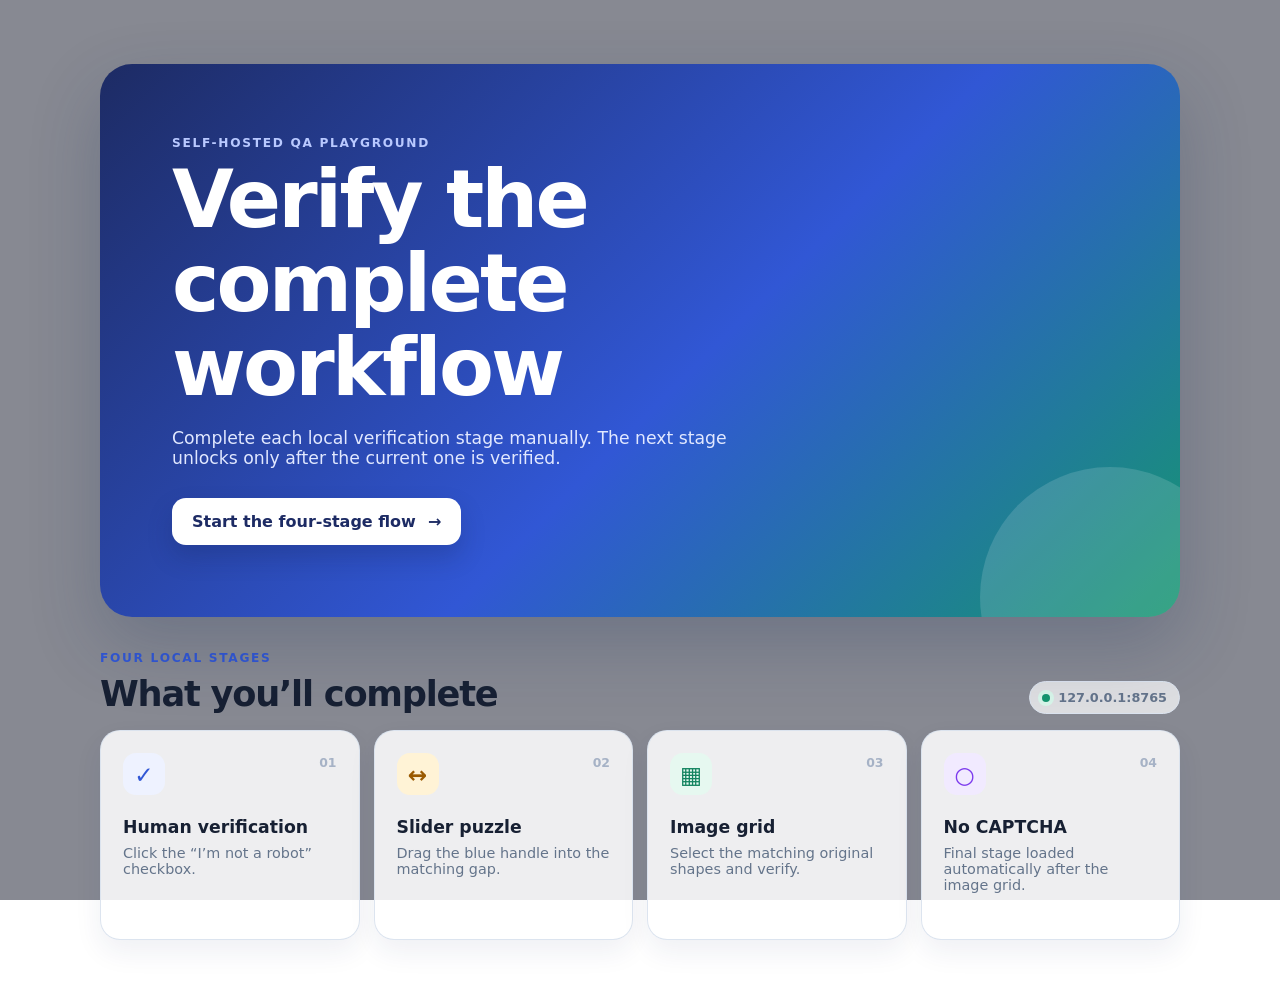
<file: fixtures/index.html>
<!doctype html>
<html lang="en">
<head>
  <meta charset="utf-8">
  <meta name="viewport" content="width=device-width, initial-scale=1">
  <title>CAPTCHA Agent Fixtures</title>
  <link rel="stylesheet" href="css/theme.css?v=landing-flow-1">
  <style>
    :root { color-scheme: light; font: 16px system-ui, sans-serif; }
    body { max-width: 900px; margin: 0 auto; padding: 3rem 1.5rem; color: #172033; background: #f8fafc; }
    h1 { margin-bottom: .4rem; }
    .intro { color: #475569; margin-bottom: 2rem; }
    .grid { display: grid; grid-template-columns: repeat(auto-fit, minmax(220px, 1fr)); gap: 1rem; }
    .card { display: block; padding: 1.25rem; color: inherit; text-decoration: none; background: white; border: 1px solid #dbe3ef; border-radius: 12px; box-shadow: 0 4px 14px #0f172a0d; }
    .card:hover { border-color: #2563eb; transform: translateY(-2px); }
    .card h2 { margin: 0 0 .5rem; font-size: 1.15rem; }
    .card p { margin: 0; color: #64748b; }
    code { background: #e2e8f0; padding: .15rem .3rem; border-radius: 4px; }
  </style>
</head>
<body class="fixture-page landing-page">
  <video class="landing-video" autoplay muted loop playsinline aria-hidden="true"><source src="assets/background.mp4" type="video/mp4"></video>
  <main class="landing-shell" id="landing-shell">
    <section class="landing-hero">
      <p class="eyebrow">Self-hosted QA playground</p>
      <h1>Verify the complete workflow</h1>
      <p class="intro">Complete each local verification stage manually. The next stage unlocks only after the current one is verified.</p>
      <a class="primary-action" href="/workflow.html">Start the four-stage flow <span aria-hidden="true">→</span></a>
    </section>
    <section class="fixture-overview" aria-label="Verification stages">
      <div class="section-heading">
        <div><p class="eyebrow">Four local stages</p><h2>What you’ll complete</h2></div>
        <span class="server-badge"><span></span> 127.0.0.1:8765</span>
      </div>
      <div class="grid">
        <a class="card" href="/checkbox.html"><span class="card-icon">✓</span><span class="card-number">01</span><h3>Human verification</h3><p>Click the “I’m not a robot” checkbox.</p></a>
        <a class="card" href="/slider.html?seed=1"><span class="card-icon">↔</span><span class="card-number">02</span><h3>Slider puzzle</h3><p>Drag the blue handle into the matching gap.</p></a>
        <a class="card" href="/imagegrid.html?seed=1"><span class="card-icon">▦</span><span class="card-number">03</span><h3>Image grid</h3><p>Select the matching original shapes and verify.</p></a>
        <a class="card" href="/none.html"><span class="card-icon">○</span><span class="card-number">04</span><h3>No CAPTCHA</h3><p>Final stage loaded automatically after the image grid.</p></a>
      </div>
    </section>
  </main>
  <section class="embedded-workflow" id="workflow-panel" hidden aria-label="CAPTCHA verification workflow">
    <iframe id="workflow-frame" title="CAPTCHA verification workflow"></iframe>
  </section>
  <script>
    const startFlow = document.querySelector('.primary-action');
    const landingShell = document.querySelector('#landing-shell');
    const workflowPanel = document.querySelector('#workflow-panel');
    const workflowFrame = document.querySelector('#workflow-frame');
    startFlow.addEventListener('click', (event) => {
      event.preventDefault();
      landingShell.hidden = true;
      workflowPanel.hidden = false;
      workflowFrame.src = 'workflow.html?embedded=' + Date.now();
      workflowPanel.scrollIntoView({behavior: 'smooth', block: 'start'});
    });
  </script>
</body>
</html>
</file>
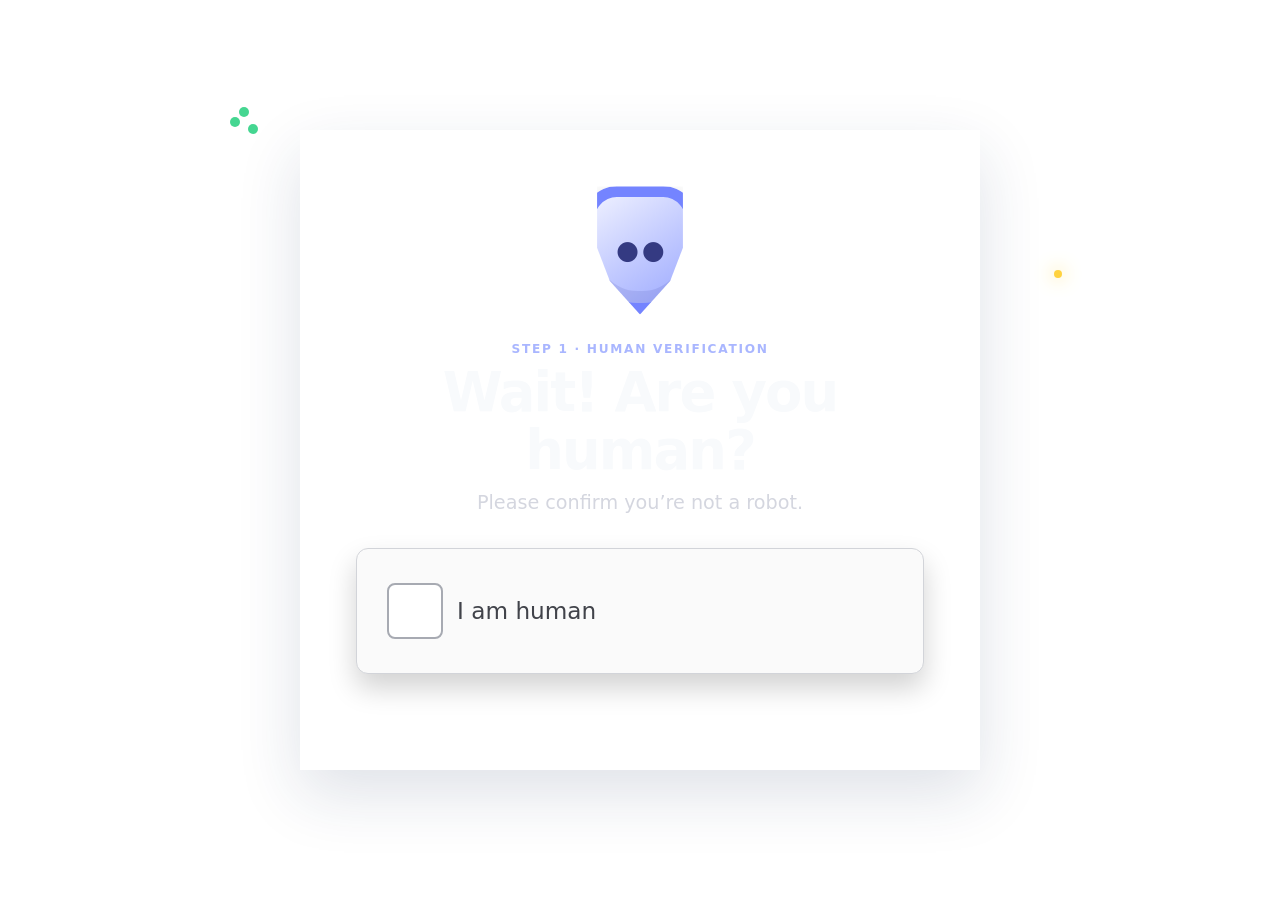
<file: fixtures/checkbox.html>
<!doctype html>
<html lang="en">
<head>
  <meta charset="utf-8">
  <meta name="viewport" content="width=device-width, initial-scale=1">
  <title>Checkbox CAPTCHA Fixture</title>
  <link rel="stylesheet" href="css/theme.css?v=human-ui-2">
  <style>
    body { font: 16px system-ui, sans-serif; margin: 3rem; color: #1f2937; }
    .captcha { width: 310px; padding: 1rem; border: 1px solid #d1d5db; border-radius: 8px; }
    [role="checkbox"] { display: flex; align-items: center; gap: .65rem; cursor: pointer; user-select: none; }
    .box { width: 24px; height: 24px; border: 2px solid #6b7280; border-radius: 4px; display: grid; place-items: center; }
    [aria-checked="true"] .box { color: white; background: #16a34a; border-color: #16a34a; }
    .spinner { width: 16px; height: 16px; border: 3px solid #d1d5db; border-top-color: #2563eb; border-radius: 50%; animation: spin .7s linear infinite; display: none; }
    [aria-busy="true"] .spinner { display: block; }
    [aria-busy="true"] .box { display: none; }
    @keyframes spin { to { transform: rotate(360deg); } }
    #status { min-height: 1.5em; margin-top: 1rem; }
    .verified { color: #15803d; font-weight: 600; }
  </style>
</head>
<body class="fixture-page human-page">
  <video class="fixture-video" autoplay muted loop playsinline aria-hidden="true"><source src="assets/background.mp4" type="video/mp4"></video>
  <main class="fixture-card captcha">
    <div class="human-icon" aria-hidden="true"><span class="shield-mark">●●</span></div>
    <p class="eyebrow">Step 1 · Human verification</p>
    <h1>Wait! Are you human?</h1>
    <p class="lead">Please confirm you’re not a robot.</p>
    <div id="checkbox" role="checkbox" aria-checked="false" aria-busy="false" tabindex="0">
      <span class="box" aria-hidden="true"></span><span class="spinner" aria-hidden="true"></span>
      <span>I am human</span>
    </div>
    <p id="status" aria-live="polite"></p>
  </main>
  <script>
    const checkbox = document.querySelector('#checkbox');
    const status = document.querySelector('#status');
    function verify() {
      if (checkbox.getAttribute('aria-checked') !== 'false' || checkbox.getAttribute('aria-busy') === 'true') return;
      checkbox.setAttribute('aria-busy', 'true');
      status.textContent = 'checking…';
      window.setTimeout(() => {
        checkbox.setAttribute('aria-busy', 'false');
        checkbox.setAttribute('aria-checked', 'true');
        checkbox.querySelector('.box').textContent = '✓';
        status.textContent = 'verified';
        status.className = 'verified';
        window.__captcha_solved = true;
        if (window.parent !== window) {
          window.parent.postMessage({type: 'captcha-solved', stage: 0}, window.location.origin);
        }
      }, 250);
    }
    checkbox.addEventListener('click', verify);
    checkbox.addEventListener('keydown', (event) => {
      if (event.key === ' ' || event.key === 'Enter') { event.preventDefault(); verify(); }
    });
  </script>
</body>
</html>
</file>
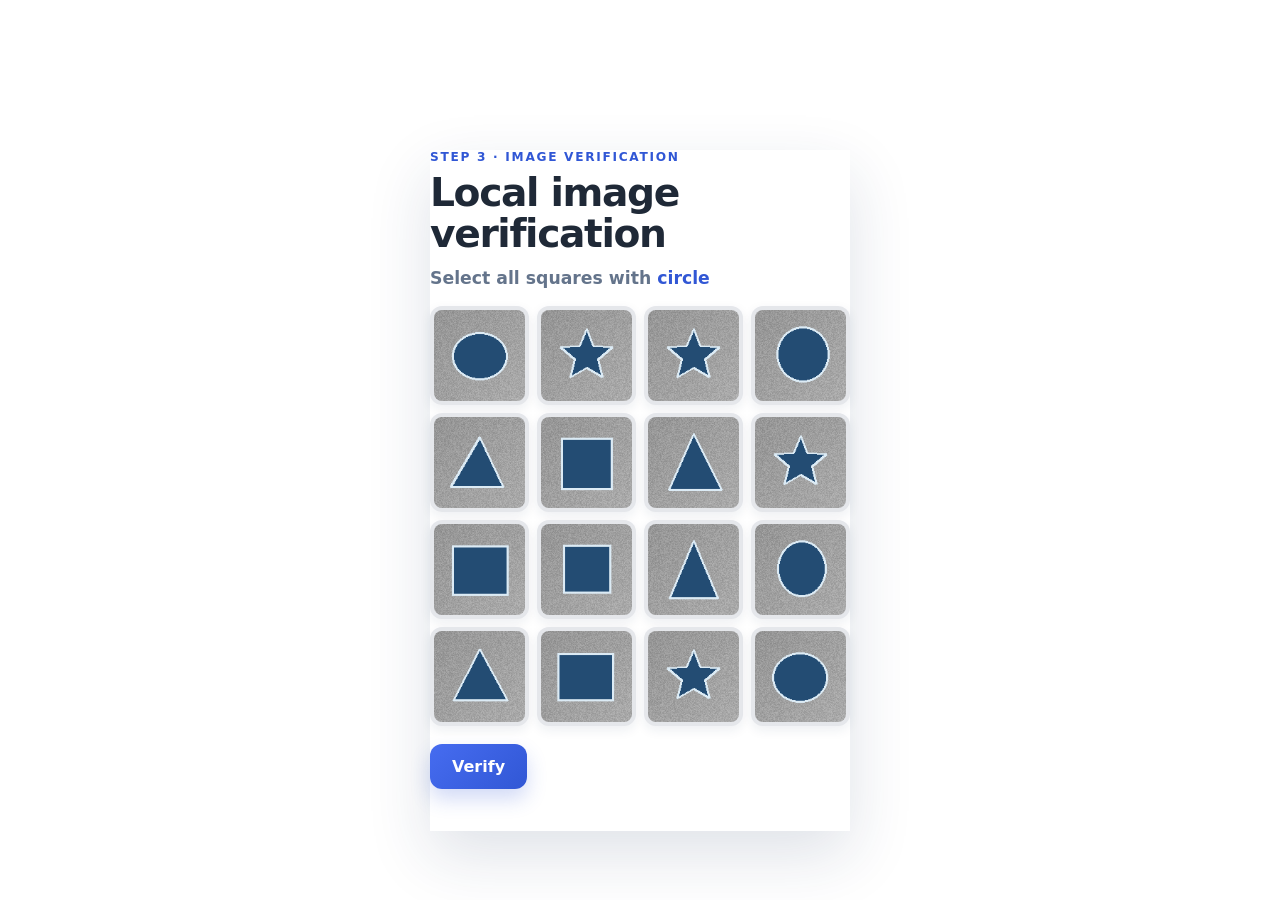
<file: fixtures/imagegrid.html>
<!doctype html>
<html lang="en">
<head>
  <meta charset="utf-8">
  <meta name="viewport" content="width=device-width, initial-scale=1">
  <title>Local Image Grid Fixture</title>
  <link rel="stylesheet" href="css/theme.css?v=grid-scroll-3">
  <style>
    body { font: 16px system-ui, sans-serif; margin: 2rem; color: #1f2937; }
    .challenge { width: min(560px, 100%); padding: 1rem; border: 1px solid #d1d5db; border-radius: 8px; }
    .prompt { font-size: 1.15rem; font-weight: 600; }
    #grid { display: grid; grid-template-columns: repeat(4, 1fr); gap: 4px; margin: 1rem 0; }
    .tile { aspect-ratio: 1; padding: 0; border: 3px solid transparent; background: #e5e7eb; cursor: pointer; }
    .tile:hover, .tile:focus-visible { border-color: #2563eb; outline: none; }
    .tile.selected { border-color: #16a34a; box-shadow: inset 0 0 0 3px white; }
    .tile img { display: block; width: 100%; height: 100%; object-fit: cover; }
    #verify { padding: .65rem 1.25rem; border: 0; border-radius: 6px; color: white; background: #2563eb; cursor: pointer; font-weight: 600; }
    #status { min-height: 1.5em; }
    .verified { color: #15803d; font-weight: 600; }
    .retry { color: #b91c1c; }
  </style>
</head>
<body class="fixture-page imagegrid-page">
  <video class="fixture-video" autoplay muted loop playsinline aria-hidden="true"><source src="assets/background.mp4" type="video/mp4"></video>
  <main class="fixture-card challenge">
    <p class="eyebrow">Step 3 · Image verification</p>
    <h1>Local image verification</h1>
    <p class="prompt">Select all squares with <span id="label"></span></p>
    <div id="grid" aria-label="Image selection grid"></div>
    <button id="verify" type="button">Verify</button>
    <p id="status" aria-live="polite"></p>
  </main>
  <script>
    const labels = ['circle', 'triangle', 'square', 'star'];
    const params = new URLSearchParams(window.location.search);
    const seed = Number(params.get('seed') || 0) || 0;
    const targetLabel = labels[((seed % labels.length) + labels.length) % labels.length];
    const grid = document.querySelector('#grid');
    const label = document.querySelector('#label');
    const status = document.querySelector('#status');
    const verify = document.querySelector('#verify');
    let attempt = 0;
    label.textContent = targetLabel;

    function shuffledTiles() {
      const tiles = Array.from({length: 16}, (_, index) => index);
      let state = Math.abs(seed) + attempt + 1;
      for (let index = tiles.length - 1; index > 0; index -= 1) {
        state = (state * 1664525 + 1013904223) >>> 0;
        const swap = state % (index + 1);
        [tiles[index], tiles[swap]] = [tiles[swap], tiles[index]];
      }
      return tiles;
    }

    function render() {
      grid.replaceChildren();
      for (const tileIndex of shuffledTiles()) {
        const tile = document.createElement('button');
        tile.type = 'button';
        tile.className = 'tile';
        tile.dataset.label = labels[tileIndex % labels.length];
        tile.dataset.tileIndex = String(tileIndex);
        tile.setAttribute('aria-label', `Image tile ${tileIndex + 1}`);
        const image = document.createElement('img');
        image.src = `assets/grid/tile_${String(tileIndex).padStart(2, '0')}.png`;
        image.alt = '';
        tile.append(image);
        tile.addEventListener('click', () => {
          tile.classList.toggle('selected');
          tile.setAttribute('aria-pressed', String(tile.classList.contains('selected')));
        });
        grid.append(tile);
      }
    }

    verify.addEventListener('click', () => {
      const selected = [...grid.querySelectorAll('.tile.selected')].map(tile => tile.dataset.label).sort();
      const expected = [...grid.querySelectorAll('.tile')].map(tile => tile.dataset.label)
        .filter(tileLabel => tileLabel === targetLabel).sort();
      if (JSON.stringify(selected) === JSON.stringify(expected)) {
        status.textContent = 'verified';
        status.className = 'verified';
        window.__captcha_solved = true;
        if (window.parent !== window) {
          window.parent.postMessage({type: 'captcha-solved', stage: 2}, window.location.origin);
        }
      } else {
        status.textContent = 'try again';
        status.className = 'retry';
        attempt += 1;
        render();
      }
    });

    render();
  </script>
</body>
</html>
</file>
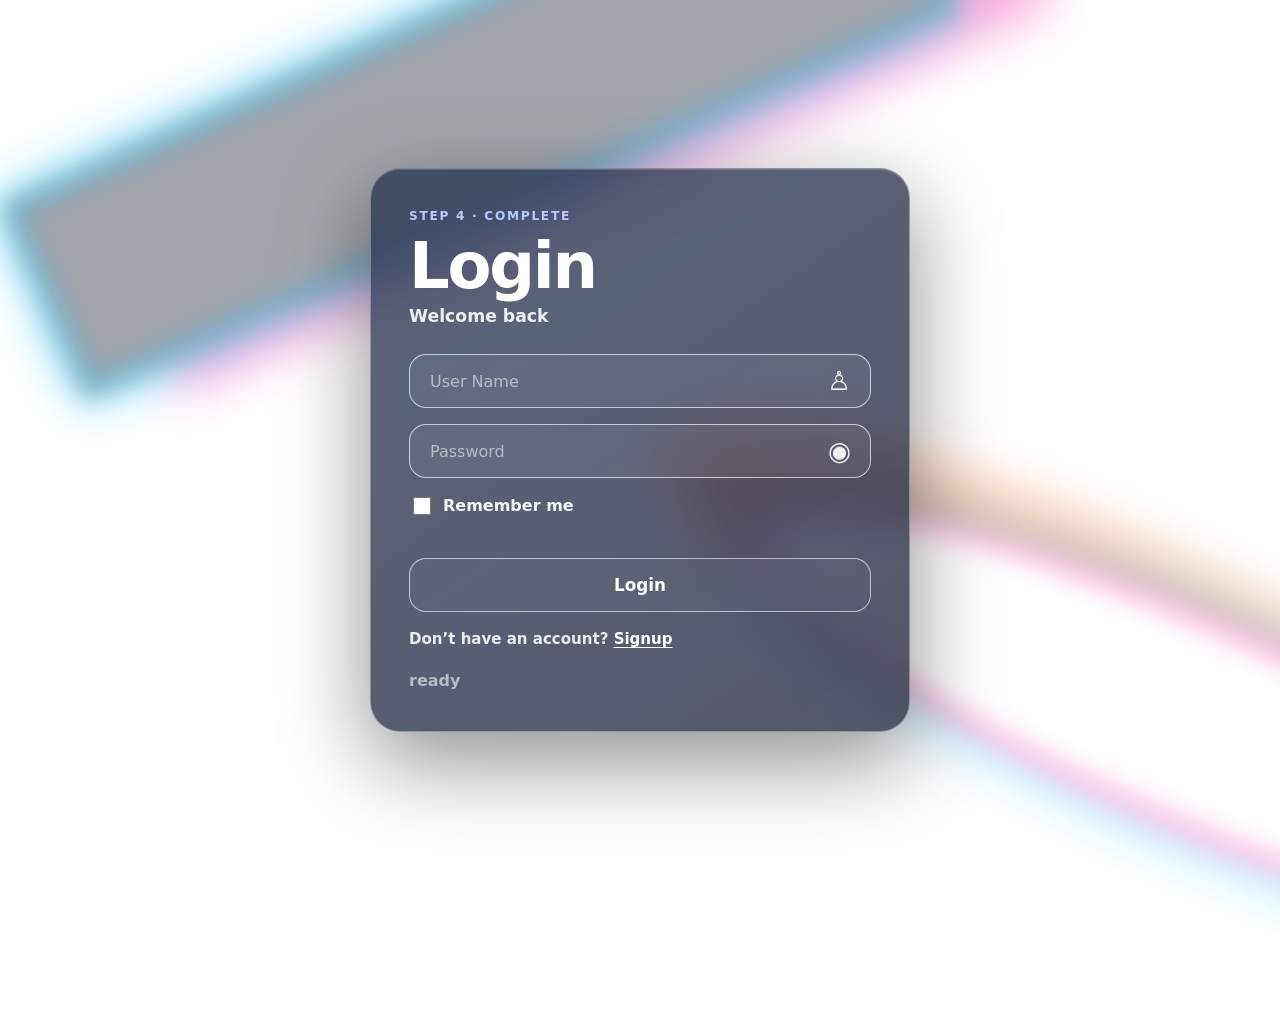
<file: fixtures/none.html>
<!doctype html>
<html lang="en">
<head><meta charset="utf-8"><meta name="viewport" content="width=device-width, initial-scale=1"><title>Normal Login Fixture</title><link rel="stylesheet" href="css/theme.css"></head>
<body class="fixture-page none-page">
  <video class="fixture-video" autoplay muted loop playsinline aria-hidden="true"><source src="assets/background.mp4" type="video/mp4"></video>
  <main class="login-shell">
    <section class="login-card" aria-labelledby="login-title">
      <p class="eyebrow">Step 4 · Complete</p>
      <h1 id="login-title">Login</h1>
      <p class="login-welcome">Welcome back</p>
      <form class="login-form" action="#" method="post">
        <div class="login-field">
          <label for="email">User Name</label>
          <input id="email" name="email" type="email" placeholder="User Name" required>
          <span class="field-icon" aria-hidden="true">♙</span>
        </div>
        <div class="login-field">
          <label for="password">Password</label>
          <input id="password" name="password" type="password" placeholder="Password" required>
          <span class="field-icon" aria-hidden="true">◉</span>
        </div>
        <label class="remember"><input type="checkbox" name="remember"> <span>Remember me</span></label>
        <button type="submit">Login</button>
      </form>
      <p class="signup">Don’t have an account? <a href="#signup">Signup</a></p>
      <p id="status">ready</p>
    </section>
  </main>
</body>
</html>
</file>
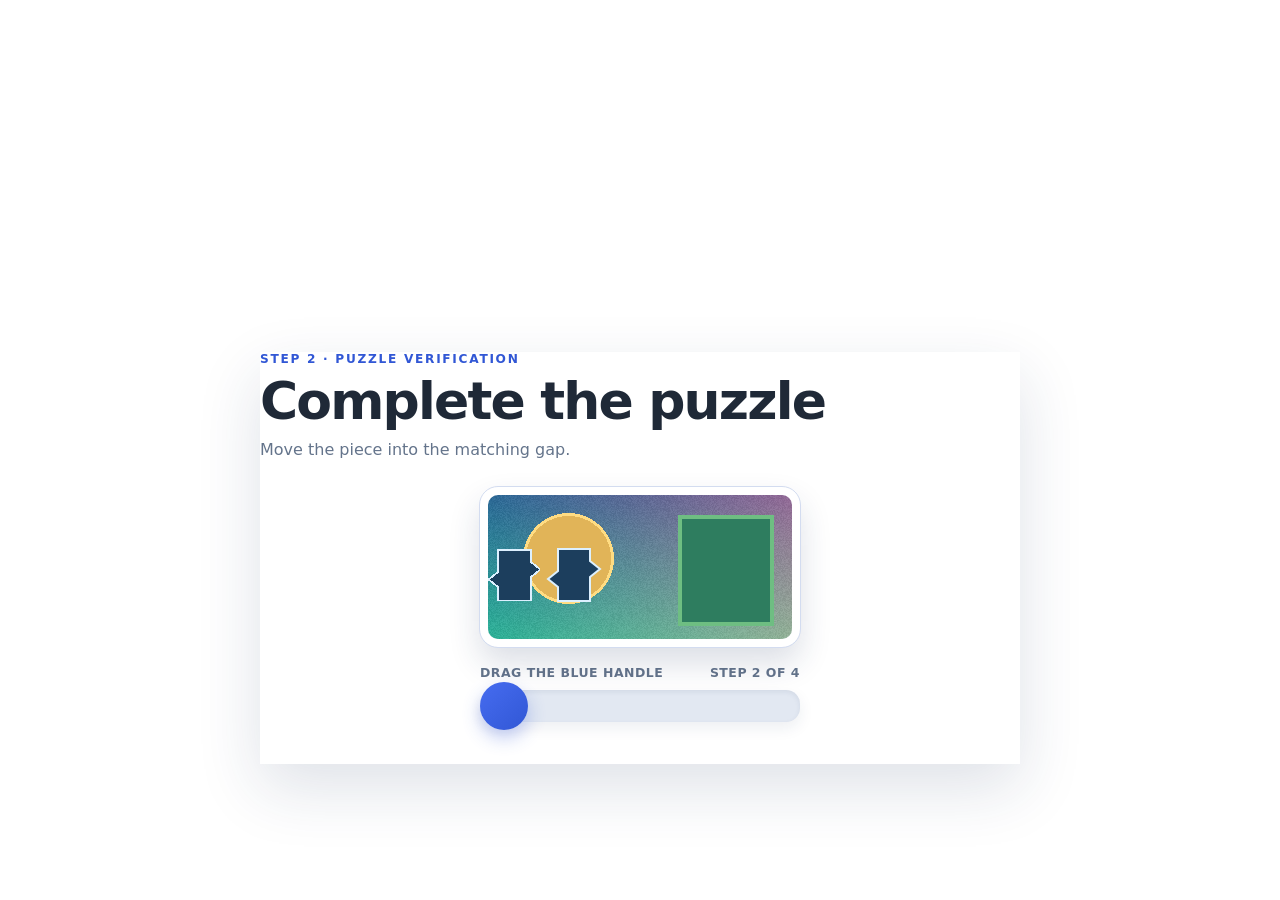
<file: fixtures/slider.html>
<!doctype html>
<html lang="en">
<head>
  <meta charset="utf-8">
  <meta name="viewport" content="width=device-width, initial-scale=1">
  <title>Slider CAPTCHA Fixture</title>
  <link rel="stylesheet" href="css/theme.css">
  <style>
    body { font: 16px system-ui, sans-serif; margin: 3rem; color: #1f2937; }
    .captcha { width: 360px; padding: 1rem; border: 1px solid #d1d5db; border-radius: 8px; }
    #puzzle { position: relative; width: 320px; height: 160px; overflow: hidden; border-radius: 5px; }
    #scene { position: absolute; inset: 0; width: 320px; height: 160px; }
    #piece { position: absolute; left: 0; top: 54px; width: 52px; height: 52px; pointer-events: none; }
    #track { position: relative; height: 28px; margin-top: 18px; background: #e5e7eb; border-radius: 14px; }
    #handle { position: absolute; top: -4px; left: 0; width: 36px; height: 36px; border: 0; border-radius: 50%; background: #2563eb; cursor: grab; touch-action: none; }
    #handle:active { cursor: grabbing; }
    #status { min-height: 1.5em; }
    .verified { color: #15803d; font-weight: 600; }
    .retry { color: #b91c1c; }
  </style>
</head>
<body class="fixture-page slider-page">
  <video class="fixture-video" autoplay muted loop playsinline aria-hidden="true"><source src="assets/background.mp4" type="video/mp4"></video>
  <main class="fixture-card captcha">
    <p class="eyebrow">Step 2 · Puzzle verification</p>
    <h1>Complete the puzzle</h1>
    <p class="lead">Move the piece into the matching gap.</p>
    <div id="slider" data-gap-x="" aria-label="Slider puzzle">
      <div id="puzzle"><canvas id="scene" width="320" height="160"></canvas><img id="piece" alt="Puzzle piece"></div>
      <div class="slider-meta"><span>Drag the blue handle</span><span>Step 2 of 4</span></div>
      <div id="track"><button id="handle" type="button" aria-label="Drag puzzle handle"></button></div>
    </div>
    <p id="status" aria-live="polite"></p>
  </main>
  <script>
    const WIDTH = 320, HEIGHT = 160, PIECE = 52;
    const slider = document.querySelector('#slider');
    const canvas = document.querySelector('#scene');
    const ctx = canvas.getContext('2d');
    const track = document.querySelector('#track');
    const handle = document.querySelector('#handle');
    const piece = document.querySelector('#piece');
    const status = document.querySelector('#status');
    const bg = new Image();
    const seedParam = new URLSearchParams(window.location.search).get('seed');
    const seedValue = Number(seedParam || 0);
    const normalizedSeed = Number.isFinite(seedValue) ? Math.trunc(seedValue) : 0;
    let gapX = 60 + (Math.abs(normalizedSeed) % (240 - 60 + 1));
    let dragging = false;
    let activePointerId = null;
    let currentX = 0;
    // This attribute is intentionally test-only and is not consulted by the interaction logic.
    slider.dataset.gapX = String(gapX);
    function drawGap() {
      ctx.save();
      // Keep the gap's visual signature identical to slider_piece.png so the
      // solver can match edges without reading the hidden test attribute.
      ctx.fillStyle = 'rgb(28, 62, 93)';
      ctx.strokeStyle = 'rgb(220, 240, 255)';
      ctx.lineWidth = 2;
      ctx.beginPath();
      ctx.moveTo(gapX + 10, 54); ctx.lineTo(gapX + 42, 54); ctx.lineTo(gapX + 42, 66);
      ctx.lineTo(gapX + 52, 74); ctx.lineTo(gapX + 42, 82); ctx.lineTo(gapX + 42, 106);
      ctx.lineTo(gapX + 10, 106); ctx.lineTo(gapX + 10, 92); ctx.lineTo(gapX, 84);
      ctx.lineTo(gapX + 10, 76); ctx.closePath(); ctx.fill(); ctx.stroke(); ctx.restore();
    }
    bg.onload = () => { ctx.drawImage(bg, 0, 0, WIDTH, HEIGHT); drawGap(); };
    const assetQuery = seedParam === null ? '' : `?seed=${encodeURIComponent(seedParam)}`;
    piece.src = `assets/slider_piece.png${assetQuery}`;
    bg.src = `assets/slider_bg.png${assetQuery}`;
    function move(clientX) {
      const bounds = track.getBoundingClientRect();
      const max = bounds.width - handle.offsetWidth;
      currentX = Math.max(0, Math.min(max, clientX - bounds.left - handle.offsetWidth / 2));
      handle.style.left = `${currentX}px`;
      piece.style.left = `${currentX * (WIDTH - PIECE) / max}px`;
    }
    handle.addEventListener('mousedown', (event) => { dragging = true; move(event.clientX); });
    window.addEventListener('mousemove', (event) => { if (dragging) move(event.clientX); });
    handle.addEventListener('pointerdown', (event) => {
      event.preventDefault();
      activePointerId = event.pointerId;
      try { handle.setPointerCapture?.(event.pointerId); } catch (error) { /* synthetic events may not have an active pointer */ }
      dragging = true;
      move(event.clientX);
    });
    window.addEventListener('pointermove', (event) => {
      if (dragging && (activePointerId === null || event.pointerId === activePointerId)) move(event.clientX);
    });
    function releasePointer() {
      if (!dragging) return;
      dragging = false;
      activePointerId = null;
      const pieceX = parseFloat(piece.style.left) || 0;
      if (Math.abs(pieceX - gapX) <= 4) {
        piece.style.left = `${gapX}px`; status.textContent = 'verified'; status.className = 'verified'; window.__captcha_solved = true;
        if (window.parent !== window) {
          window.parent.postMessage({type: 'captcha-solved', stage: 1}, window.location.origin);
        }
      } else {
        status.textContent = 'try again'; status.className = 'retry'; currentX = 0; handle.style.left = '0px'; piece.style.left = '0px';
      }
    }
    window.addEventListener('pointerup', releasePointer);
    window.addEventListener('pointercancel', releasePointer);
    window.addEventListener('mouseup', releasePointer);
  </script>
</body>
</html>
</file>
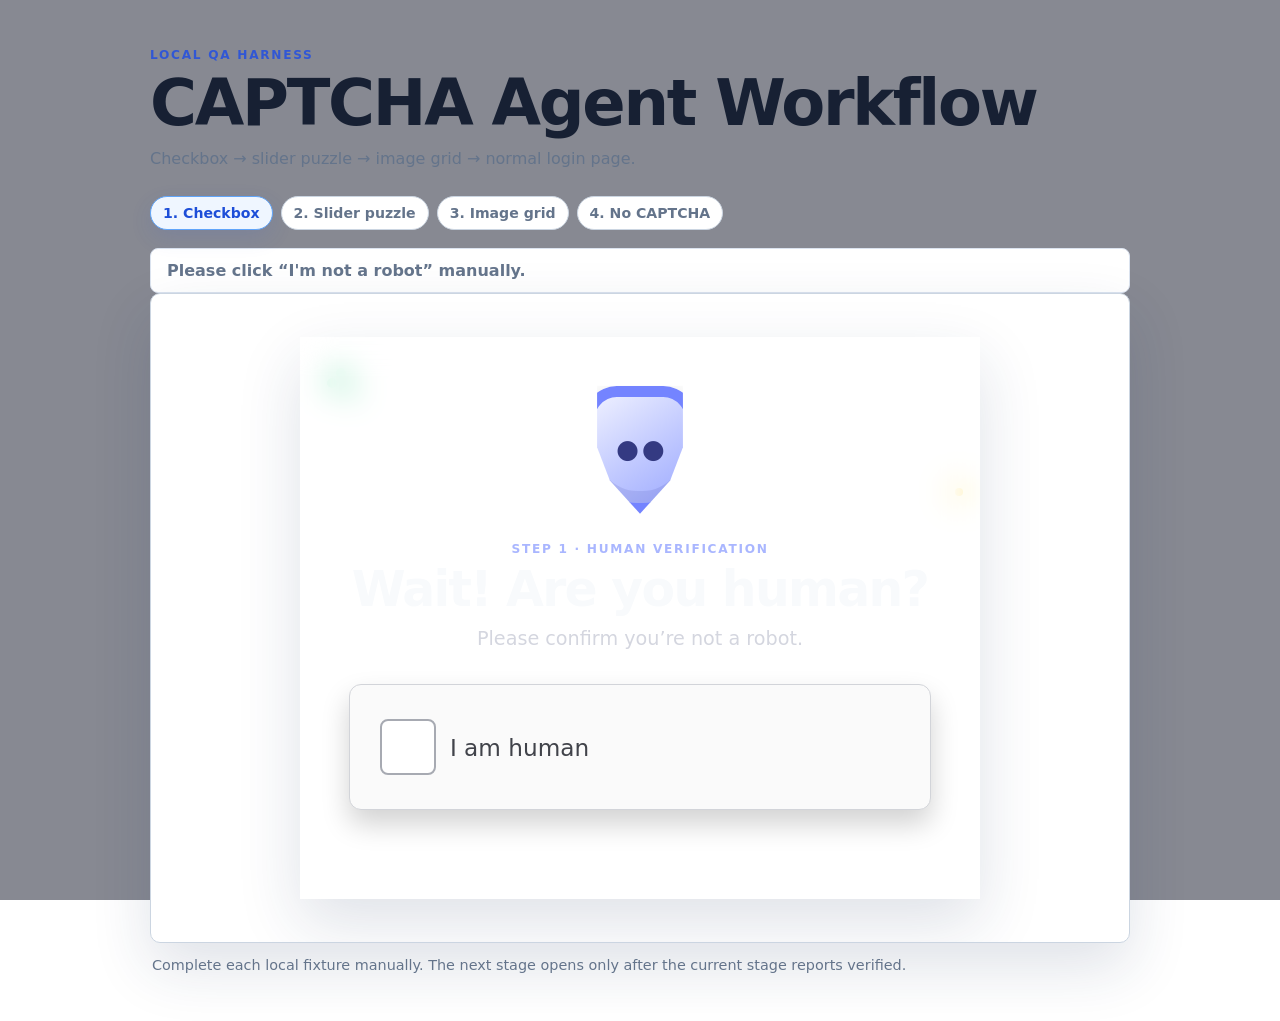
<file: fixtures/workflow.html>
<!doctype html>
<html lang="en">
<head>
  <meta charset="utf-8">
  <meta name="viewport" content="width=device-width, initial-scale=1">
  <title>CAPTCHA Agent Workflow</title>
  <link rel="stylesheet" href="css/theme.css?v=workflow-video-1">
  <style>
    :root { color-scheme: light; font: 16px system-ui, sans-serif; }
    body { max-width: 900px; margin: 0 auto; padding: 2rem 1.5rem; color: #172033; background: #f8fafc; }
    .steps { display: flex; gap: .5rem; flex-wrap: wrap; margin: 1rem 0; }
    .step { padding: .5rem .75rem; border: 1px solid #cbd5e1; border-radius: 999px; background: white; color: #64748b; }
    .step.active { color: #1d4ed8; border-color: #60a5fa; background: #eff6ff; }
    .step.done { color: #15803d; border-color: #86efac; background: #f0fdf4; }
    #status { padding: .75rem 1rem; border-radius: 8px; background: white; border: 1px solid #dbe3ef; }
    #stage { width: 100%; min-height: 390px; border: 1px solid #cbd5e1; border-radius: 10px; background: white; }
    .note { color: #64748b; font-size: .9rem; }
  </style>
</head>
<body class="fixture-page workflow-page">
  <video class="workflow-video" autoplay muted loop playsinline aria-hidden="true"><source src="assets/background.mp4" type="video/mp4"></video>
  <main class="workflow-shell">
  <header class="workflow-header">
  <p class="eyebrow">Local QA harness</p>
  <h1>CAPTCHA Agent Workflow</h1>
  <p class="lead">Checkbox → slider puzzle → image grid → normal login page.</p>
  </header>
  <div class="steps" aria-label="Workflow progress">
    <span class="step active" data-step="0">1. Checkbox</span>
    <span class="step" data-step="1">2. Slider puzzle</span>
    <span class="step" data-step="2">3. Image grid</span>
    <span class="step" data-step="3">4. No CAPTCHA</span>
  </div>
  <p id="status" class="workflow-status" aria-live="polite">Please complete the checkbox manually.</p>
  <iframe id="stage" title="Current workflow stage"></iframe>
  <p class="note">Complete each local fixture manually. The next stage opens only after the current stage reports verified.</p>
  </main>
  <script>
    const stages = ['checkbox.html?workflow=' + Date.now(), 'slider.html?workflow=' + Date.now(), 'imagegrid.html?seed=1&ui=grid-scroll-3', 'none.html?workflow=' + Date.now()];
    const frame = document.querySelector('#stage');
    const status = document.querySelector('#status');
    const pills = [...document.querySelectorAll('.step')];
    let index = 0;
    let advanced = false;

    window.addEventListener('message', (event) => {
      if (event.origin === window.location.origin && event.data?.type === 'captcha-solved') {
        if (index === event.data.stage && !advanced) next();
      }
    });

    function markStep(doneIndex) {
      pills.forEach((pill, pillIndex) => {
        pill.classList.toggle('done', pillIndex < doneIndex);
        pill.classList.toggle('active', pillIndex === doneIndex);
      });
    }

    function next() {
      if (advanced) return;
      advanced = true;
      if (index < stages.length - 1) {
        index += 1;
        markStep(index);
        frame.src = stages[index];
        status.textContent = index === 3
          ? 'All local checks verified. No CAPTCHA is present on the final page.'
          : 'Verification complete. Loading the next local challenge…';
      } else {
        status.textContent = 'Workflow complete.';
      }
    }

    function waitFor(check, onSuccess, attempts = 100) {
      if (check()) return onSuccess();
      if (attempts > 0) setTimeout(() => waitFor(check, onSuccess, attempts - 1), 50);
    }

    function stageSolved() {
      try {
        return frame.contentWindow.__captcha_solved === true ||
          frame.contentDocument?.querySelector('#status')?.textContent.trim() === 'verified';
      } catch (error) {
        return false;
      }
    }

    frame.addEventListener('load', () => {
      advanced = false;
      if (index === 0) {
        status.textContent = 'Please click “I\'m not a robot” manually.';
        waitFor(stageSolved,
          () => { status.textContent = 'Checkbox verified. Loading slider puzzle…'; setTimeout(next, 150); });
      } else if (index === 1) {
        status.textContent = 'Please drag the puzzle piece into the gap manually.';
        waitFor(stageSolved,
          () => { status.textContent = 'Slider verified. Loading image grid…'; setTimeout(next, 150); });
      } else if (index === 2) {
        status.textContent = 'Select the matching shapes, then verify the image grid manually.';
        waitFor(stageSolved,
          () => { status.textContent = 'Image grid verified. Loading final page…'; setTimeout(next, 150); });
      } else {
        status.textContent = 'All CAPTCHA stages verified. No CAPTCHA is present on the final page.';
      }
    });
    frame.src = stages[0];
  </script>
</body>
</html>
</file>
<file: fixtures/css/theme.css>
:root {
  color-scheme: light;
  --ink: #172033;
  --muted: #64748b;
  --line: #dbe3ef;
  --surface: rgba(255, 255, 255, .94);
  --primary: #3157d5;
  --primary-dark: #203da3;
  --success: #15966f;
  --shadow: 0 24px 60px rgba(31, 49, 93, .14);
  font: 16px/1.5 Inter, ui-sans-serif, system-ui, -apple-system, BlinkMacSystemFont, "Segoe UI", sans-serif;
}

* { box-sizing: border-box; }

body {
  min-height: 100vh;
  margin: 0;
  color: var(--ink);
  background:
    radial-gradient(circle at 10% 10%, rgba(116, 146, 255, .24), transparent 34%),
    radial-gradient(circle at 90% 90%, rgba(100, 213, 190, .2), transparent 32%),
    #f4f7fc;
}

button, input { font: inherit; }
button { -webkit-tap-highlight-color: transparent; }

.fixture-page {
  display: grid;
  min-height: 100vh;
  margin: 0 !important;
  place-items: center;
  padding: 28px;
}

.fixture-card {
  width: min(100%, 680px);
  padding: clamp(24px, 5vw, 48px);
  border: 1px solid rgba(255, 255, 255, .9);
  border-radius: 28px;
  background: var(--surface);
  box-shadow: var(--shadow);
  backdrop-filter: blur(16px);
}

.eyebrow {
  margin: 0 0 8px;
  color: var(--primary);
  font-size: .76rem;
  font-weight: 800;
  letter-spacing: .14em;
  text-transform: uppercase;
}

h1, h2 { margin: 0; letter-spacing: -.035em; }
h1 { font-size: clamp(2rem, 5vw, 3.25rem); line-height: 1.05; }
h2 { font-size: 1.5rem; }
.lead { margin: 12px 0 28px; color: var(--muted); }

#status {
  min-height: 1.5em;
  margin: 18px 0 0;
  color: var(--muted);
  font-weight: 650;
}

.verified { color: var(--success) !important; }
.retry { color: #c2415d !important; }

/* Workflow shell */
.workflow-page { max-width: none !important; padding: clamp(18px, 4vw, 48px); }
.workflow-page { position: relative; isolation: isolate; overflow-x: hidden; background: transparent !important; }
.workflow-video { position: fixed; z-index: 0; inset: 0; width: 100%; height: 100%; object-fit: cover; pointer-events: none; }
.workflow-page::before { position: fixed; z-index: 1; inset: 0; background: rgba(5, 10, 28, .48); content: ''; pointer-events: none; }
.workflow-shell { position: relative; z-index: 2; width: min(100%, 980px); }
.workflow-header { margin-bottom: 22px; }
.workflow-header h1 { font-size: clamp(2.1rem, 5vw, 4rem); }
.steps { display: grid; grid-template-columns: repeat(4, 1fr); gap: 10px; margin: 24px 0 14px; }
.step {
  padding: 12px 14px;
  border: 1px solid var(--line);
  border-radius: 14px;
  background: rgba(255, 255, 255, .74);
  color: var(--muted);
  font-size: .88rem;
  font-weight: 750;
  text-align: center;
  transition: .2s ease;
}
.step.active { color: var(--primary); border-color: #8fa5ff; background: #eef2ff; box-shadow: 0 8px 22px rgba(49, 87, 213, .12); }
.step.done { color: var(--success); border-color: #8dd9bf; background: #eafaf4; }
.workflow-status { padding: 14px 18px; border: 1px solid var(--line); border-radius: 14px; background: rgba(255, 255, 255, .86); }
#stage { display: block; width: 100%; min-height: 570px; border: 1px solid var(--line); border-radius: 22px; background: rgba(255, 255, 255, .72); box-shadow: var(--shadow); }
.workflow-page #stage { height: 650px; min-height: 650px; }
.note { margin: 14px 2px 0; color: var(--muted); font-size: .9rem; }

/* Landing page */
.landing-page { position: relative; isolation: isolate; overflow-x: hidden; width: 100%; max-width: none !important; margin: 0 !important; padding: clamp(20px, 5vw, 64px); background: transparent !important; }
.landing-video { position: fixed; z-index: 0; inset: 0; width: 100%; height: 100%; object-fit: cover; pointer-events: none; }
.landing-page::before { position: fixed; z-index: 1; inset: 0; background: rgba(5, 10, 28, .48); content: ''; pointer-events: none; }
.landing-shell { position: relative; z-index: 2; justify-self: center; width: min(100%, 1080px); margin-inline: auto; }
.embedded-workflow { position: relative; z-index: 2; width: 100%; min-height: 820px; }
.embedded-workflow[hidden] { display: none; }
#workflow-frame { display: block; width: 100%; height: 900px; border: 0; border-radius: 22px; background: transparent; }
.landing-hero { position: relative; overflow: hidden; padding: clamp(30px, 6vw, 72px); border-radius: 32px; color: white; background: linear-gradient(135deg, #1d2b64, #3157d5 55%, #15966f); box-shadow: 0 28px 70px rgba(31,49,93,.24); }
.landing-hero::after { position: absolute; width: 260px; height: 260px; right: -60px; bottom: -110px; border-radius: 50%; background: rgba(255,255,255,.14); content: ''; }
.landing-hero .eyebrow { color: #b9c9ff; }
.landing-hero h1 { max-width: 680px; font-size: clamp(2.4rem, 7vw, 5rem); }
.landing-hero .intro { max-width: 600px; margin: 18px 0 30px; color: #e1e8ff; font-size: 1.08rem; }
.primary-action { position: relative; z-index: 1; display: inline-flex; align-items: center; gap: 12px; padding: 14px 20px; border-radius: 14px; color: #1d2b64; background: white; font-weight: 850; text-decoration: none; box-shadow: 0 12px 24px rgba(18,32,78,.22); transition: transform .2s ease, box-shadow .2s ease; }
.primary-action:hover { transform: translateY(-2px); box-shadow: 0 16px 30px rgba(18,32,78,.3); }
.fixture-overview { width: 100%; margin: 34px auto 0; }
.section-heading { display: flex; align-items: end; justify-content: space-between; gap: 16px; margin-bottom: 16px; }
.section-heading h2 { font-size: clamp(1.5rem, 3vw, 2.2rem); }
.server-badge { display: inline-flex; align-items: center; gap: 8px; padding: 8px 12px; border: 1px solid var(--line); border-radius: 999px; color: var(--muted); background: rgba(255,255,255,.72); font-size: .8rem; font-weight: 750; }
.server-badge span { width: 8px; height: 8px; border-radius: 50%; background: var(--success); box-shadow: 0 0 0 4px #d7f5e9; }
.landing-page .grid { display: grid; grid-template-columns: repeat(4, 1fr); gap: 14px; }
.landing-page .card { position: relative; min-height: 210px; padding: 22px; border: 1px solid rgba(219,227,239,.95); border-radius: 20px; color: inherit; background: rgba(255,255,255,.86); box-shadow: 0 12px 28px rgba(31,49,93,.07); text-decoration: none; transition: transform .2s ease, border-color .2s ease, box-shadow .2s ease; }
.landing-page .card:hover { transform: translateY(-5px); border-color: #9aabf8; box-shadow: 0 18px 34px rgba(49,87,213,.15); }
.card-icon { display: grid; width: 42px; height: 42px; place-items: center; margin-bottom: 22px; border-radius: 13px; color: var(--primary); background: #eef2ff; font-size: 1.45rem; font-weight: 900; }
.landing-page .card:nth-child(2) .card-icon { color: #9a5a00; background: #fff3d6; }
.landing-page .card:nth-child(3) .card-icon { color: #12835f; background: #e6f8f0; }
.landing-page .card:nth-child(4) .card-icon { color: #7c3aed; background: #f1eaff; }
.card-number { position: absolute; top: 24px; right: 22px; color: #a6b2c6; font-size: .78rem; font-weight: 850; }
.landing-page .card h3 { margin: 0 0 8px; font-size: 1.08rem; }
.landing-page .card p { margin: 0; color: var(--muted); font-size: .9rem; }

/* Checkbox */
.captcha { width: min(100%, 680px) !important; padding: 0 !important; border: 0 !important; border-radius: 0 !important; background: transparent; }
#checkbox {
  display: flex;
  align-items: center;
  gap: 14px;
  width: 100%;
  min-height: 84px;
  padding: 18px 20px;
  border: 1px solid var(--line);
  border-radius: 18px;
  background: #fff;
  cursor: pointer;
  user-select: none;
  box-shadow: 0 10px 28px rgba(31, 49, 93, .08);
  transition: transform .2s ease, border-color .2s ease, box-shadow .2s ease;
}
#checkbox:hover, #checkbox:focus-visible { border-color: #8fa5ff; box-shadow: 0 14px 34px rgba(49, 87, 213, .16); transform: translateY(-2px); outline: none; }
#checkbox > span:last-child { font-size: 1.1rem; font-weight: 750; }
.box { width: 32px !important; height: 32px !important; border: 2px solid #a8b5c9 !important; border-radius: 10px !important; }
[aria-checked="true"] .box { color: white; background: var(--success) !important; border-color: var(--success) !important; }
.spinner { width: 24px !important; height: 24px !important; }

/* Slider */
.slider-page .captcha { width: min(100%, 760px) !important; }
.slider-page #puzzle { width: 320px !important; height: 160px !important; margin-inline: auto; border: 8px solid #fff; outline: 1px solid #d3dcf0; border-radius: 18px; background: #e8edf6; box-shadow: 0 16px 32px rgba(31,49,93,.16), inset 0 0 0 1px rgba(255,255,255,.45); }
.slider-page #scene { width: 320px !important; height: 160px !important; }
.slider-page #piece { top: 54px !important; width: 52px !important; height: 52px !important; }
.slider-page .slider-meta { display: flex; justify-content: space-between; width: 320px; margin: 18px auto 10px; color: var(--muted); font-size: .78rem; font-weight: 800; letter-spacing: .04em; text-transform: uppercase; }
.slider-page #track { width: 320px !important; height: 32px !important; margin: 0 auto !important; background: #e2e8f2 !important; box-shadow: inset 0 2px 5px rgba(31,49,93,.08), 0 6px 15px rgba(31,49,93,.08); }
.slider-page #handle { top: -8px !important; width: 48px !important; height: 48px !important; background: linear-gradient(135deg, #466cf0, var(--primary)) !important; box-shadow: 0 8px 18px rgba(49, 87, 213, .3); }
.slider-page #status { text-align: center; }

/* Image grid */
.challenge { width: min(100%, 680px) !important; padding: 0 !important; border: 0 !important; border-radius: 0 !important; background: transparent; }
.imagegrid-page .challenge { width: min(100%, 420px) !important; }
.imagegrid-page h1 { font-size: clamp(1.8rem, 5vw, 2.45rem); }
.prompt { margin: 14px 0 18px; color: var(--muted); font-size: 1.08rem !important; font-weight: 650 !important; }
#label { color: var(--primary); font-weight: 850; }
#grid { gap: 8px !important; margin: 0 0 18px !important; }
.tile { border: 4px solid transparent !important; border-radius: 12px; overflow: hidden; box-shadow: 0 4px 12px rgba(31,49,93,.08); transition: transform .18s ease, border-color .18s ease; }
.tile:hover, .tile:focus-visible { border-color: #91a7ff !important; transform: translateY(-2px); }
.tile.selected { border-color: var(--success) !important; box-shadow: 0 0 0 3px #fff, 0 8px 18px rgba(21,150,111,.2); }
#verify, main button[type="submit"] { padding: 13px 22px !important; border: 0 !important; border-radius: 12px !important; color: white !important; background: linear-gradient(135deg, #466cf0, var(--primary)) !important; cursor: pointer; font-weight: 800; box-shadow: 0 10px 20px rgba(49, 87, 213, .22); transition: transform .2s ease, box-shadow .2s ease; }
#verify:hover, main button[type="submit"]:hover { background: linear-gradient(135deg, #5879f4, var(--primary-dark)) !important; transform: translateY(-2px); box-shadow: 0 14px 25px rgba(49, 87, 213, .28); }

/* No-CAPTCHA page */
.login-form { display: grid; gap: 10px; margin-top: 24px; }
.login-form input { width: 100%; padding: 13px 14px; border: 1px solid var(--line); border-radius: 12px; background: #fff; }
.login-form input:focus { border-color: #8fa5ff; outline: 3px solid #e5eaff; }

/* No-CAPTCHA login */
.none-page {
  position: relative;
  overflow: hidden;
  padding: clamp(24px, 5vw, 64px);
  background:
    radial-gradient(ellipse at 12% 18%, rgba(18, 190, 255, .78), transparent 25%),
    radial-gradient(ellipse at 88% 20%, rgba(95, 49, 211, .7), transparent 27%),
    radial-gradient(ellipse at 68% 88%, rgba(255, 74, 148, .62), transparent 26%),
    linear-gradient(135deg, #030b1e 0%, #10132f 48%, #050713 100%);
}
.none-page { padding: 20px; }
.none-page::before,
.none-page::after { position: absolute; width: 72vw; height: 180px; border: 18px solid rgba(24, 194, 255, .35); border-radius: 50%; filter: blur(12px); content: ''; transform: rotate(-24deg); pointer-events: none; }
.none-page::before { top: 10%; left: -26%; box-shadow: 0 0 45px rgba(24, 194, 255, .68), 90px 30px 40px rgba(255, 77, 177, .48); }
.none-page::after { right: -30%; bottom: 8%; border-color: rgba(255, 72, 174, .38); box-shadow: 0 0 55px rgba(24, 194, 255, .55), -100px -35px 45px rgba(255, 125, 50, .42); transform: rotate(24deg); }
.login-shell { position: relative; z-index: 1; width: min(100%, 540px); }
.login-card { padding: clamp(24px, 4vw, 38px); border: 1px solid rgba(255,255,255,.34); border-radius: 30px; color: white; background: linear-gradient(145deg, rgba(30, 43, 75, .72), rgba(11, 16, 39, .7)); box-shadow: 0 28px 90px rgba(0,0,0,.45), inset 0 1px 0 rgba(255,255,255,.15); backdrop-filter: blur(22px); }
.login-card .eyebrow { color: #b9c9ff; }
.login-card h1 { font-size: clamp(2.8rem, 8vw, 4rem); }
.login-welcome { margin: 4px 0 24px; color: rgba(255,255,255,.9); font-size: 1.08rem; font-weight: 600; }
.none-page .login-form { gap: 16px; margin-top: 0; }
.login-field { position: relative; }
.login-field label { position: absolute; width: 1px; height: 1px; overflow: hidden; clip: rect(0,0,0,0); white-space: nowrap; }
.none-page .login-field input { height: 54px; padding: 0 58px 0 20px; border: 1px solid rgba(255,255,255,.68); border-radius: 17px; color: white; background: rgba(255,255,255,.06); font-size: 1rem; }
.none-page .login-field input::placeholder { color: rgba(255,255,255,.55); }
.none-page .login-field input:focus { border-color: white; outline: 3px solid rgba(131,174,255,.3); background: rgba(255,255,255,.12); }
.field-icon { position: absolute; top: 50%; right: 20px; color: rgba(255,255,255,.9); font-size: 1.65rem; line-height: 1; pointer-events: none; transform: translateY(-50%); }
.remember { display: inline-flex; align-items: center; gap: 9px; color: rgba(255,255,255,.94); font-size: 1rem; font-weight: 700; cursor: pointer; }
.remember input { width: 18px; height: 18px; accent-color: #7196ff; }
.none-page .login-form button { width: 100%; min-height: 54px; margin-top: 24px; border: 1px solid rgba(255,255,255,.62) !important; border-radius: 17px !important; color: white !important; background: rgba(255,255,255,.03) !important; box-shadow: none !important; font-size: 1.05rem; }
.none-page .login-form button:hover { border-color: white !important; background: rgba(255,255,255,.14) !important; box-shadow: 0 12px 30px rgba(73,115,255,.2) !important; }
.signup { margin: 16px 0 0; color: rgba(255,255,255,.88); font-size: .94rem; font-weight: 650; }
.signup a { color: white; font-weight: 850; text-decoration: underline; text-underline-offset: 3px; }
.none-page #status { color: rgba(255,255,255,.58); }

/* Shared local video backdrop for each fixture stage */
.human-page,
.slider-page,
.imagegrid-page,
.none-page { position: relative; isolation: isolate; overflow: hidden; background: transparent !important; }
.imagegrid-page { overflow-x: hidden; overflow-y: auto; }
.imagegrid-page .fixture-video { position: fixed; }
.fixture-video { position: absolute; z-index: 0; inset: 0; width: 100%; height: 100%; object-fit: cover; pointer-events: none; }
.human-page::before,
.slider-page::before,
.imagegrid-page::before,
.none-page::before { z-index: 1; inset: 0; border-radius: 0; background: rgba(5, 10, 28, .36); content: ''; pointer-events: none; }
.human-page > main,
.slider-page > main,
.imagegrid-page > main,
.none-page > main { position: relative; z-index: 2; }

/* Human verification */
.human-page {
  position: relative;
  overflow: hidden;
  padding: 24px;
  color: #f8fafc;
  background:
    radial-gradient(circle at 50% 32%, rgba(89, 100, 151, .26), transparent 28%),
    linear-gradient(145deg, #282b35, #393c46 58%, #292c35);
}
.human-page::before,
.human-page::after { position: absolute; border-radius: 50%; content: ''; pointer-events: none; }
.human-page::before { top: 13%; left: 18%; width: 10px; height: 10px; background: #45d691; box-shadow: 18px 7px 0 #45d691, 9px -10px 0 #45d691; }
.human-page::after { top: 30%; right: 17%; width: 8px; height: 8px; background: #ffd23f; box-shadow: 0 0 18px #ffd23f; }
.human-page .captcha { width: min(100%, 680px) !important; padding: clamp(28px, 5vw, 56px) !important; text-align: center; }
.human-icon { display: grid; width: 116px; height: 128px; place-items: center; margin: 0 auto 28px; border: 11px solid #7484ff; border-radius: 30% 30% 48% 48%; color: #343a82; background: linear-gradient(145deg, #eef0ff 0%, #c1c9ff 54%, #9daaff 100%); box-shadow: inset 0 -12px 0 rgba(64,76,170,.14), 0 14px 30px rgba(0,0,0,.24); clip-path: polygon(13% 0, 87% 0, 87% 48%, 76% 74%, 50% 100%, 24% 74%, 13% 48%); }
.human-icon span { font-size: 1.55rem; font-weight: 950; letter-spacing: .16em; transform: translateX(.08em); }
.human-page .eyebrow { color: #a9b6ff; }
.human-page h1 { color: #f8fafc; font-size: clamp(2.2rem, 5vw, 3.4rem); }
.human-page .lead { margin: 12px 0 34px; color: #d4d6df; font-size: 1.2rem; }
.human-page #checkbox { min-height: 126px; padding: 24px 30px; border: 1px solid #d2d4d9; border-radius: 12px; color: #34363e; background: #fafafa; box-shadow: 0 14px 28px rgba(0,0,0,.18); text-align: left; }
.human-page #checkbox:hover, .human-page #checkbox:focus-visible { border-color: #9da9ff; box-shadow: 0 0 0 4px rgba(130,144,255,.2), 0 16px 32px rgba(0,0,0,.22); transform: translateY(-2px); }
.human-page #checkbox > span:last-child { color: #41434a; font-size: 1.45rem; font-weight: 500; }
.human-page .box { width: 56px !important; height: 56px !important; border: 2px solid #a7aab2 !important; border-radius: 8px !important; background: #fff; }
.human-page [aria-checked="true"] .box { color: white; background: #4bcb8b !important; border-color: #4bcb8b !important; }
.human-page .spinner { width: 30px !important; height: 30px !important; border-color: #d8dae0; border-top-color: #7180ed; }
.human-page #status { color: #d4d6df; }
.human-page #status.verified { color: #72e0a5 !important; }

@media (max-width: 680px) {
  .fixture-page { padding: 16px; }
  .steps { grid-template-columns: repeat(2, 1fr); }
  #stage { min-height: 520px; }
  .workflow-page #stage { height: 620px; min-height: 620px; }
  .section-heading { align-items: start; flex-direction: column; }
  .landing-page .grid { grid-template-columns: repeat(2, 1fr); }
}

@media (max-width: 430px) {
  .landing-page .grid { grid-template-columns: 1fr; }
  .login-welcome { margin-bottom: 36px; }
  .none-page .login-form button { margin-top: 36px; }
}
</file>
